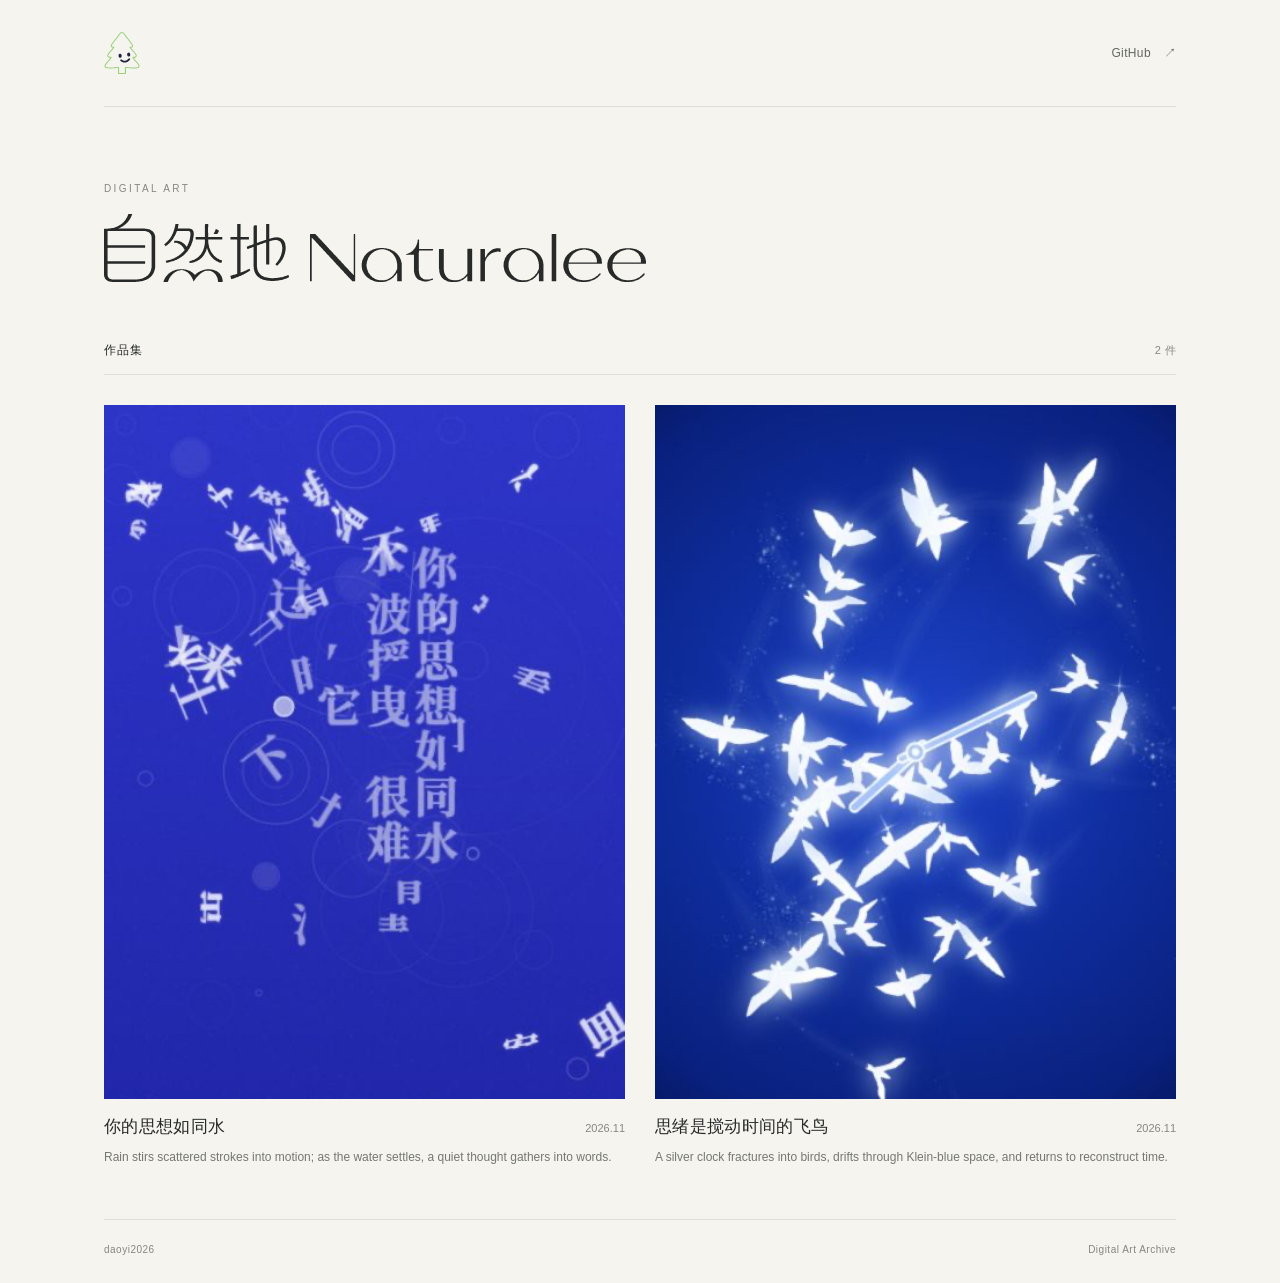
<file: index.html>
<!doctype html>
<html lang="zh-CN">
<head>
  <meta charset="utf-8">
  <meta name="viewport" content="width=device-width, initial-scale=1">
  <meta name="theme-color" content="#f5f4ef">
  <meta name="description" content="自然地naturalee · 数字艺术作品集">
  <title>自然地naturalee — 数字艺术作品集</title>
  <link rel="icon" type="image/svg+xml" href="./assets/naturalee-pine.svg?v=2">
  <link rel="stylesheet" href="./assets/gallery.css?v=naturalee-2">
  <script type="module" src="./assets/gallery.js"></script>
</head>
<body>
  <div class="site">
    <header class="masthead">
      <a class="wordmark" href="./" aria-label="自然地naturalee 首页"><img src="./assets/naturalee-pine.svg?v=2" width="36" height="42" alt="微笑的小松树"></a>
      <a class="source-link" href="https://github.com/daoyi2026/naturalee-museum">GitHub <span aria-hidden="true">↗</span></a>
    </header>
    <main>
      <div class="intro">
        <p class="eyebrow">DIGITAL ART</p>
        <h1 aria-label="自然地naturalee"><img class="brand-zh" src="./assets/naturalee-wordmark-zh.svg" alt="" aria-hidden="true"><img class="brand-en" src="./assets/naturalee-wordmark-en.svg" alt="" aria-hidden="true"></h1>
        <div class="collection-label"><span>作品集</span><span id="artwork-count" aria-live="polite"></span></div>
      </div>
      <section id="artwork-grid" class="artwork-grid" aria-label="已发布作品" aria-busy="true"></section>
      <div id="empty-state" class="empty-state" hidden>
        <span class="empty-mark" aria-hidden="true"></span>
        <p>作品尚未发布</p>
        <span>完成的作品将在这里呈现</span>
      </div>
      <p id="catalog-error" class="catalog-error" role="status" hidden>暂时无法读取作品目录，请稍后再试。</p>
      <noscript><p class="catalog-error">请启用 JavaScript 查看作品目录。</p></noscript>
    </main>
    <footer><span>daoyi2026</span><span>Digital Art Archive</span></footer>
  </div>
</body>
</html>
</file>
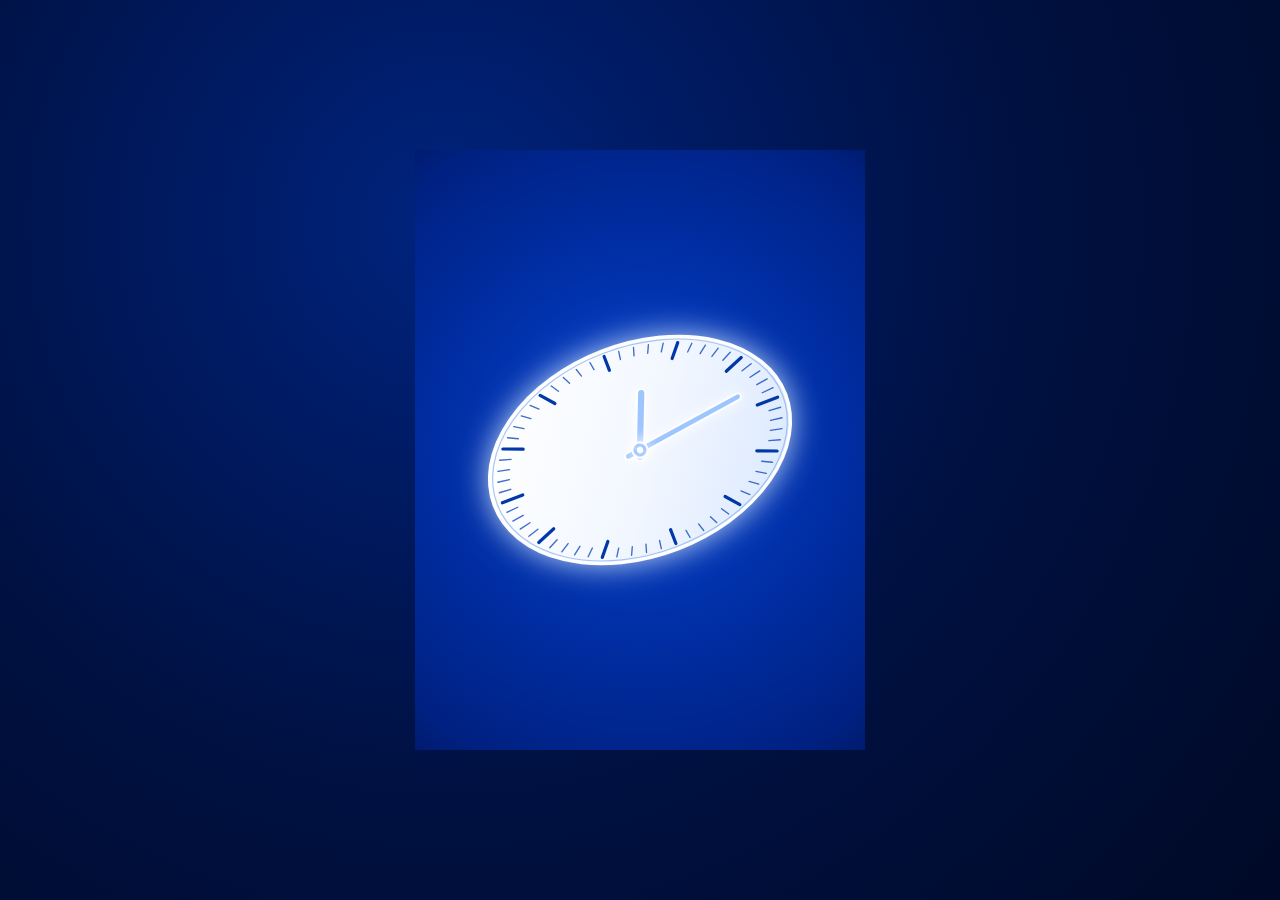
<file: works/002-silver-clock/index.html>
<!doctype html>
<html lang="zh-CN">
<head>
  <meta charset="utf-8">
  <meta name="viewport" content="width=device-width, initial-scale=1, viewport-fit=cover">
  <meta name="theme-color" content="#000926">
  <title>银色时钟 · 时间的飞鸟 — 002</title>
  <link rel="icon" href="data:,">
  <link rel="stylesheet" href="./style.css">
  <script defer src="./assets/p5.min.js"></script>
  <script defer src="./sketch.js"></script>
</head>
<body>
  <main id="p5-stage-container" aria-label="银色时钟·时间的飞鸟：时钟碎裂成飞鸟，再归航重组的循环数字艺术"></main>
</body>
</html>
</file>
<file: assets/gallery.css>
:root { color-scheme: light; --paper: #f5f4ef; --ink: #272a28; --muted: #868780; --line: #dedfd6; }
* { box-sizing: border-box; }
html, body { margin: 0; min-height: 100%; }
body { background: var(--paper); color: var(--ink); font-family: -apple-system, BlinkMacSystemFont, "PingFang SC", "Noto Sans CJK SC", sans-serif; }
a { color: inherit; text-decoration: none; }
a:focus-visible { outline: 2px solid #526b60; outline-offset: 6px; }
[hidden] { display: none !important; }
.site { max-width: 1184px; min-height: 100svh; margin: auto; padding: 0 56px; display: flex; flex-direction: column; }
.masthead { display: flex; align-items: center; justify-content: space-between; padding: 32px 0; border-bottom: 1px solid var(--line); }
.wordmark { display: inline-flex; align-items: center; }
.wordmark img { display: block; width: 36px; height: 42px; }
.source-link { font-size: 12px; letter-spacing: .03em; color: #63675f; }
.source-link span { padding-left: 9px; }
main { flex: 1; }
.intro { padding-top: 76px; }
.eyebrow { margin: 0 0 20px; font-size: 10px; letter-spacing: .24em; color: var(--muted); }
h1 { margin: 0; display: flex; align-items: flex-end; gap: clamp(12px, 1.6vw, 22px); }
h1 img { display: block; flex-shrink: 0; width: auto; }
.brand-zh { height: clamp(36px, 5.3vw, 68px); }
.brand-en { height: clamp(24px, 3.75vw, 48px); }
.collection-label { display: flex; align-items: center; justify-content: space-between; margin-top: 60px; padding-bottom: 15px; border-bottom: 1px solid var(--line); font-size: 12px; letter-spacing: .08em; }
#artwork-count { color: var(--muted); font-size: 11px; letter-spacing: .03em; }
.empty-state { min-height: 300px; display: flex; flex-direction: column; align-items: center; justify-content: center; padding: 54px 16px; }
.empty-mark { display: block; width: 24px; height: 1px; background: #a8b0a4; margin-bottom: 25px; }
.empty-state p { margin: 0 0 13px; font-family: "Songti SC", serif; font-size: 17px; font-weight: 400; letter-spacing: .16em; }
.empty-state > span:last-child { font-size: 11px; color: var(--muted); letter-spacing: .04em; }
.artwork-grid { display: grid; grid-template-columns: repeat(2, minmax(0, 1fr)); gap: 42px 30px; padding-top: 30px; }
.artwork-grid:empty { padding: 0; }
.artwork-cover { display: block; overflow: hidden; aspect-ratio: 3 / 4; background: #e8e9e1; }
.artwork-cover img { display: block; width: 100%; height: 100%; object-fit: contain; }
.artwork-info { display: flex; justify-content: space-between; gap: 16px; align-items: baseline; margin-top: 16px; }
.artwork-info h2 { margin: 0; font-size: 17px; font-weight: 400; letter-spacing: .02em; }
.artwork-info time { color: var(--muted); font-size: 11px; white-space: nowrap; }
.artwork-description { color: #747870; font-size: 12px; line-height: 1.8; margin: 9px 0 0; }
.catalog-error { margin: 75px 0; text-align: center; color: #77766e; font-size: 13px; line-height: 1.8; }
footer { display: flex; justify-content: space-between; gap: 20px; margin-top: 50px; padding: 24px 0 28px; border-top: 1px solid var(--line); color: var(--muted); font-size: 10px; letter-spacing: .05em; }
@media (max-width: 620px) {
  .site { padding: 0 24px; }
  .masthead { padding: 25px 0; }
  .intro { padding-top: 53px; }
  .brand-zh { height: clamp(30px, 9.2vw, 42px); }
  .brand-en { height: clamp(20px, 6.2vw, 28px); }
  .collection-label { margin-top: 43px; }
  .artwork-grid { grid-template-columns: 1fr; gap: 34px; padding-top: 24px; }
  .empty-state { min-height: 285px; }
}
</file>
<file: works/002-silver-clock/style.css>
* { box-sizing: border-box; }
html, body { margin: 0; width: 100%; min-height: 100%; }
body {
  min-height: 100vh;
  min-height: 100svh;
  display: grid;
  place-items: center;
  overflow: hidden;
  background: radial-gradient(circle at 35% 25%, #00237e 0%, #001142 52%, #000926 100%);
}
main {
  width: min(450px, 100vw, calc(100vh * 0.75));
  width: min(450px, 100vw, calc(100svh * 0.75));
  aspect-ratio: 3 / 4;
  overflow: hidden;
  background: #002fa7;
}
canvas { display: block; width: 100% !important; height: 100% !important; }
</file>
